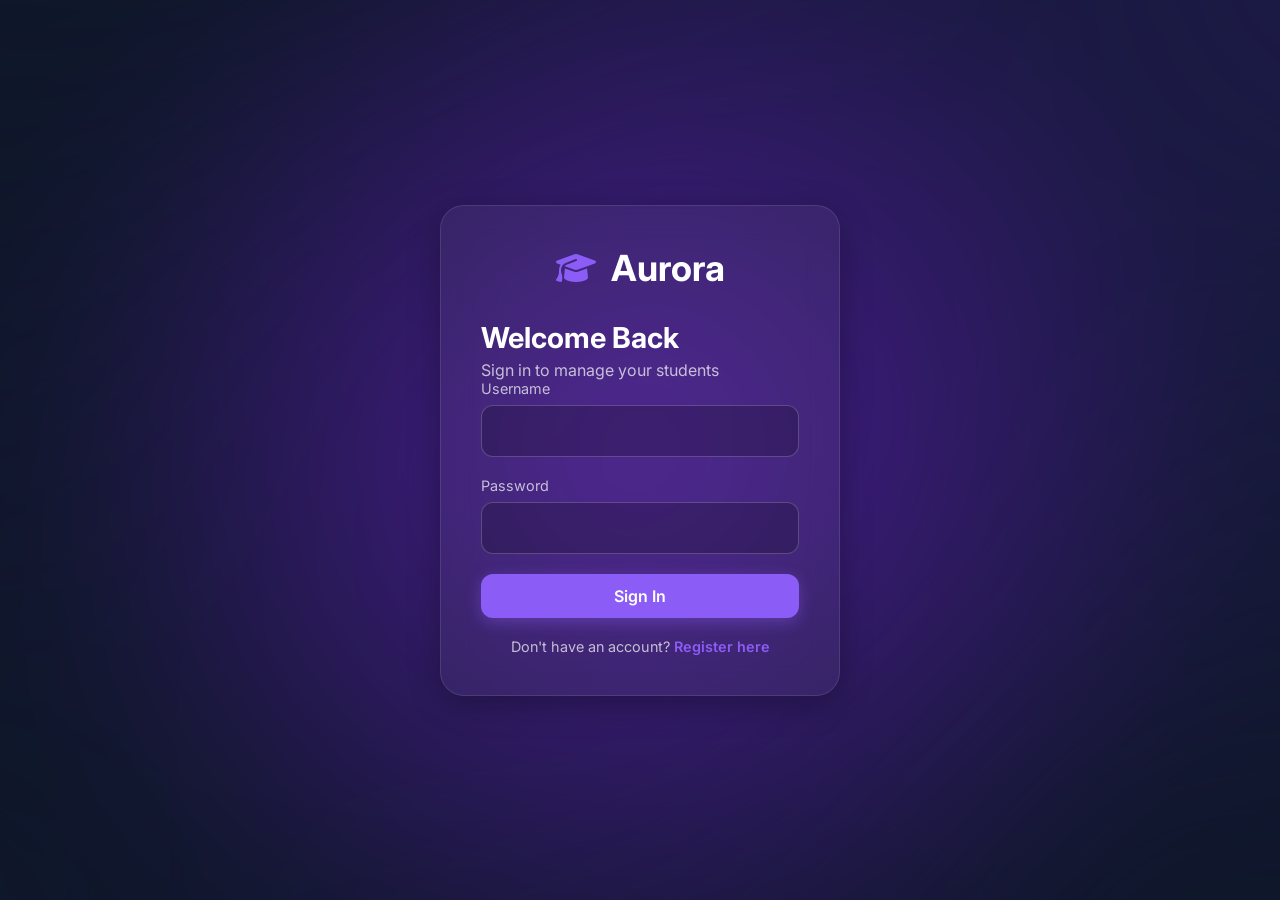
<file: src/main/resources/static/login.html>
<!DOCTYPE html>
<html lang="en">
<head>
    <meta charset="UTF-8">
    <meta name="viewport" content="width=device-width, initial-scale=1.0">
    <title>Aurora | Login</title>
    <link href="https://fonts.googleapis.com/css2?family=Inter:wght@300;400;500;600;700&display=swap" rel="stylesheet">
    <link rel="stylesheet" href="https://cdnjs.cloudflare.com/ajax/libs/font-awesome/6.4.0/css/all.min.css">
    <link rel="stylesheet" href="style.css">
</head>
<body class="login-body">
    <div class="background-aurora"></div>
    
    <div class="login-container glass-panel">
        <div class="logo login-logo">
            <i class="fa-solid fa-graduation-cap"></i>
            <h2>Aurora</h2>
        </div>

        <!-- Login Form -->
        <form id="loginForm" class="auth-form active">
            <h3>Welcome Back</h3>
            <p class="subtitle">Sign in to manage your students</p>
            
            <div class="form-group">
                <label>Username</label>
                <input type="text" id="loginUsername" required>
            </div>
            <div class="form-group">
                <label>Password</label>
                <input type="password" id="loginPassword" required>
            </div>
            
            <button type="submit" class="btn btn-primary w-100 mt-20" style="width: 100%; justify-content: center;">Sign In</button>
            <p class="toggle-text">Don't have an account? <span onclick="toggleAuth()">Register here</span></p>
        </form>

        <!-- Register Form -->
        <form id="registerForm" class="auth-form">
            <h3>Create Account</h3>
            <p class="subtitle">Join us to manage your students</p>
            
            <div class="form-group">
                <label>Username</label>
                <input type="text" id="regUsername" required>
            </div>
            <div class="form-group">
                <label>Email Address</label>
                <input type="email" id="regEmail" required>
            </div>
            <div class="form-group">
                <label>Password</label>
                <input type="password" id="regPassword" required>
            </div>
            
            <button type="submit" class="btn btn-primary w-100 mt-20" style="width: 100%; justify-content: center;">Sign Up</button>
            <p class="toggle-text">Already have an account? <span onclick="toggleAuth()">Login here</span></p>
        </form>
    </div>

    <script src="auth.js"></script>
</body>
</html>
</file>
<file: src/main/resources/static/style.css>
:root {
    --text-primary: #ffffff;
    --text-secondary: rgba(255, 255, 255, 0.7);
    --bg-glass: rgba(255, 255, 255, 0.05);
    --bg-glass-hover: rgba(255, 255, 255, 0.1);
    --border-glass: rgba(255, 255, 255, 0.1);
    --border-glass-light: rgba(255, 255, 255, 0.2);
    --accent: #8b5cf6; /* Vibrant Purple */
    --accent-hover: #7c3aed;
    --danger: #ef4444;
    --danger-hover: #dc2626;
    --font-family: 'Inter', sans-serif;
    --shadow: 0 8px 32px 0 rgba(0, 0, 0, 0.3);
}

* {
    box-sizing: border-box;
    margin: 0;
    padding: 0;
}

body {
    font-family: var(--font-family);
    color: var(--text-primary);
    min-height: 100vh;
    overflow: hidden;
    background-color: #0f172a;
}

/* Aurora Gradient Background Animation */
.background-aurora {
    position: fixed;
    top: -50%;
    left: -50%;
    width: 200%;
    height: 200%;
    background: radial-gradient(circle at 50% 50%, #4c1d95 0%, transparent 40%),
                radial-gradient(circle at 80% 20%, #1e1b4b 0%, transparent 40%),
                radial-gradient(circle at 20% 80%, #0f172a 0%, transparent 50%);
    z-index: -1;
    animation: rotate 30s linear infinite;
    filter: blur(80px);
}

@keyframes rotate {
    0% { transform: rotate(0deg); }
    100% { transform: rotate(360deg); }
}

.glass-panel {
    background: var(--bg-glass);
    backdrop-filter: blur(16px);
    -webkit-backdrop-filter: blur(16px);
    border: 1px solid var(--border-glass);
    box-shadow: var(--shadow);
}

.app-container {
    display: flex;
    height: 100vh;
    padding: 20px;
    gap: 20px;
    max-width: 1600px;
    margin: 0 auto;
}

/* Sidebar */
.sidebar {
    width: 260px;
    border-radius: 24px;
    display: flex;
    flex-direction: column;
    padding: 30px 20px;
}

.logo {
    display: flex;
    align-items: center;
    gap: 15px;
    font-size: 1.5rem;
    font-weight: 700;
    margin-bottom: 50px;
    color: var(--text-primary);
    padding: 0 10px;
}

.logo i {
    color: var(--accent);
    font-size: 2rem;
}

.nav-menu {
    display: flex;
    flex-direction: column;
    gap: 10px;
}

.nav-item {
    display: flex;
    align-items: center;
    gap: 15px;
    padding: 15px 20px;
    border-radius: 16px;
    color: var(--text-secondary);
    text-decoration: none;
    font-weight: 500;
    transition: all 0.3s ease;
}

.nav-item:hover {
    background: var(--bg-glass-hover);
    color: var(--text-primary);
    transform: translateX(5px);
}

.nav-item.active {
    background: var(--accent);
    color: var(--text-primary);
    box-shadow: 0 4px 15px rgba(139, 92, 246, 0.4);
}

/* Main Content */
.main-content {
    flex: 1;
    display: flex;
    flex-direction: column;
    gap: 20px;
    overflow: hidden;
}

.header {
    display: flex;
    justify-content: space-between;
    align-items: center;
    padding: 10px 0 20px 0;
}

h1 {
    font-size: 2.5rem;
    font-weight: 700;
    margin-bottom: 5px;
    background: linear-gradient(to right, #fff, #a78bfa);
    -webkit-background-clip: text;
    -webkit-text-fill-color: transparent;
}

.subtitle {
    color: var(--text-secondary);
    font-size: 1rem;
}

.btn {
    padding: 12px 24px;
    border-radius: 12px;
    border: none;
    font-size: 1rem;
    font-weight: 600;
    cursor: pointer;
    transition: all 0.3s ease;
    display: flex;
    align-items: center;
    gap: 8px;
    font-family: var(--font-family);
}

.btn-primary {
    background: var(--accent);
    color: white;
    box-shadow: 0 4px 15px rgba(139, 92, 246, 0.4);
}

.btn-primary:hover {
    background: var(--accent-hover);
    transform: translateY(-2px);
    box-shadow: 0 6px 20px rgba(139, 92, 246, 0.6);
}

.btn-secondary {
    background: var(--bg-glass);
    color: var(--text-primary);
    border: 1px solid var(--border-glass-light);
}

.btn-secondary:hover {
    background: var(--bg-glass-hover);
}

.btn-danger {
    background: rgba(239, 68, 68, 0.2);
    color: #fca5a5;
    border: 1px solid rgba(239, 68, 68, 0.3);
}

.btn-danger:hover {
    background: var(--danger);
    color: white;
    transform: translateY(-2px);
}

.btn-sm {
    padding: 8px 16px;
    font-size: 0.9rem;
    border-radius: 8px;
}

/* Table Area */
.content-area {
    flex: 1;
    border-radius: 24px;
    padding: 30px;
    overflow-y: auto;
}

/* 滚动条美化 */
.content-area::-webkit-scrollbar {
    width: 8px;
}
.content-area::-webkit-scrollbar-track {
    background: rgba(0, 0, 0, 0.1);
    border-radius: 10px;
}
.content-area::-webkit-scrollbar-thumb {
    background: rgba(255, 255, 255, 0.2);
    border-radius: 10px;
}

.table-container {
    width: 100%;
}

.data-table {
    width: 100%;
    border-collapse: separate;
    border-spacing: 0 10px;
    text-align: left;
}

.data-table th {
    padding: 15px 20px;
    color: var(--text-secondary);
    font-weight: 500;
    text-transform: uppercase;
    font-size: 0.85rem;
    letter-spacing: 1px;
}

.data-table td {
    padding: 20px;
    background: rgba(255, 255, 255, 0.03);
    border-top: 1px solid var(--border-glass);
    border-bottom: 1px solid var(--border-glass);
}

.data-table tr td:first-child {
    border-left: 1px solid var(--border-glass);
    border-top-left-radius: 12px;
    border-bottom-left-radius: 12px;
}

.data-table tr td:last-child {
    border-right: 1px solid var(--border-glass);
    border-top-right-radius: 12px;
    border-bottom-right-radius: 12px;
}

.data-table tbody tr {
    transition: all 0.3s ease;
}

.data-table tbody tr:hover td {
    background: rgba(255, 255, 255, 0.08);
}

.actions {
    display: flex;
    gap: 10px;
}

/* Modal */
.modal-overlay {
    position: fixed;
    top: 0;
    left: 0;
    right: 0;
    bottom: 0;
    background: rgba(0, 0, 0, 0.6);
    backdrop-filter: blur(5px);
    display: flex;
    justify-content: center;
    align-items: center;
    z-index: 1000;
    opacity: 0;
    visibility: hidden;
    transition: all 0.3s ease;
}

.modal-overlay.active {
    opacity: 1;
    visibility: visible;
}

.modal {
    width: 100%;
    max-width: 500px;
    border-radius: 24px;
    padding: 30px;
    transform: translateY(20px) scale(0.95);
    transition: all 0.3s cubic-bezier(0.4, 0, 0.2, 1);
}

.modal-overlay.active .modal {
    transform: translateY(0) scale(1);
}

.modal-header {
    display: flex;
    justify-content: space-between;
    align-items: center;
    margin-bottom: 30px;
}

.modal-header h3 {
    font-size: 1.5rem;
    font-weight: 600;
}

.close-btn {
    background: none;
    border: none;
    color: var(--text-secondary);
    font-size: 1.5rem;
    cursor: pointer;
    transition: color 0.3s ease;
}

.close-btn:hover {
    color: var(--text-primary);
}

.form-group {
    margin-bottom: 20px;
}

.form-group label {
    display: block;
    margin-bottom: 8px;
    color: var(--text-secondary);
    font-size: 0.9rem;
}

.form-group input {
    width: 100%;
    padding: 15px;
    border-radius: 12px;
    background: rgba(0, 0, 0, 0.2);
    border: 1px solid var(--border-glass-light);
    color: white;
    font-size: 1rem;
    font-family: var(--font-family);
    transition: all 0.3s ease;
}

.form-group input:focus {
    outline: none;
    border-color: var(--accent);
    background: rgba(0, 0, 0, 0.4);
    box-shadow: 0 0 0 2px rgba(139, 92, 246, 0.2);
}

.form-actions {
    display: flex;
    justify-content: flex-end;
    gap: 15px;
    margin-top: 30px;
}

/* Skeleton Loading */
.skeleton {
    background: linear-gradient(90deg, rgba(255,255,255,0.05) 25%, rgba(255,255,255,0.1) 50%, rgba(255,255,255,0.05) 75%);
    background-size: 400% 100%;
    animation: skeleton-loading 1.5s infinite;
    border-radius: 4px;
    height: 20px;
}

@keyframes skeleton-loading {
    0% { background-position: 200% 0; }
    100% { background-position: -200% 0; }
}

/* Animations */
@keyframes fadeInRow {
    from { opacity: 0; transform: translateY(10px); }
    to { opacity: 1; transform: translateY(0); }
}

.fade-in {
    animation: fadeInRow 0.4s ease forwards;
}

/* Toast Notification */
.toast {
    position: fixed;
    bottom: 30px;
    right: 30px;
    background: var(--bg-glass);
    backdrop-filter: blur(16px);
    border: 1px solid var(--border-glass);
    padding: 15px 25px;
    border-radius: 12px;
    color: white;
    display: flex;
    align-items: center;
    gap: 10px;
    box-shadow: var(--shadow);
    transform: translateX(120%);
    transition: transform 0.3s cubic-bezier(0.4, 0, 0.2, 1);
    z-index: 2000;
}

.toast.show {
    transform: translateX(0);
}

.toast.success i { color: #10b981; }
.toast.error i { color: #ef4444; }

/* Login specific */
.login-body {
    display: flex;
    justify-content: center;
    align-items: center;
}

.login-container {
    width: 100%;
    max-width: 400px;
    padding: 40px;
    border-radius: 24px;
    position: relative;
    overflow: hidden;
}

.login-logo {
    justify-content: center;
    margin-bottom: 30px;
}

.auth-form {
    display: none;
    animation: fadeInRow 0.4s ease;
}

.auth-form.active {
    display: block;
}

.auth-form h3 {
    font-size: 1.8rem;
    margin-bottom: 5px;
}

.toggle-text {
    text-align: center;
    margin-top: 20px;
    color: var(--text-secondary);
    font-size: 0.9rem;
}

.toggle-text span {
    color: var(--accent);
    cursor: pointer;
    font-weight: 600;
}

.toggle-text span:hover {
    text-decoration: underline;
}

.w-100 { width: 100%; }
.mt-20 { margin-top: 20px; }
.mb-20 { margin-bottom: 20px; }

/* User Profile */
.user-profile {
    display: flex;
    align-items: center;
    gap: 15px;
    padding: 15px;
    background: rgba(0,0,0,0.2);
    border-radius: 16px;
    margin-bottom: 30px;
}

.avatar {
    width: 40px;
    height: 40px;
    border-radius: 50%;
    background: linear-gradient(135deg, var(--accent), var(--accent-hover));
    display: flex;
    justify-content: center;
    align-items: center;
    font-size: 1.2rem;
}

.user-info h4 {
    margin: 0;
    font-size: 0.95rem;
}

.badge {
    font-size: 0.7rem;
    background: rgba(255,255,255,0.1);
    padding: 2px 8px;
    border-radius: 10px;
    color: var(--text-secondary);
}

.text-danger { color: #fca5a5 !important; }
.text-danger:hover { background: rgba(239, 68, 68, 0.2) !important; color: white !important; }

/* Dashboard Sections */
.page-section {
    display: flex;
    flex-direction: column;
    height: 100%;
}

/* Analytics */
.stats-grid {
    display: grid;
    grid-template-columns: repeat(auto-fit, minmax(200px, 1fr));
    gap: 20px;
}

.stat-card {
    padding: 25px;
    border-radius: 20px;
    display: flex;
    align-items: center;
    gap: 20px;
}

.stat-icon {
    width: 60px;
    height: 60px;
    border-radius: 16px;
    background: rgba(255,255,255,0.05);
    display: flex;
    justify-content: center;
    align-items: center;
    font-size: 2rem;
    color: var(--accent);
}

.stat-details h3 {
    font-size: 0.9rem;
    color: var(--text-secondary);
    font-weight: 400;
}

.stat-details h2 {
    font-size: 2rem;
    margin-top: 5px;
}

/* Settings */
.settings-grid {
    display: grid;
    grid-template-columns: repeat(auto-fit, minmax(300px, 1fr));
    gap: 30px;
}
</file>
